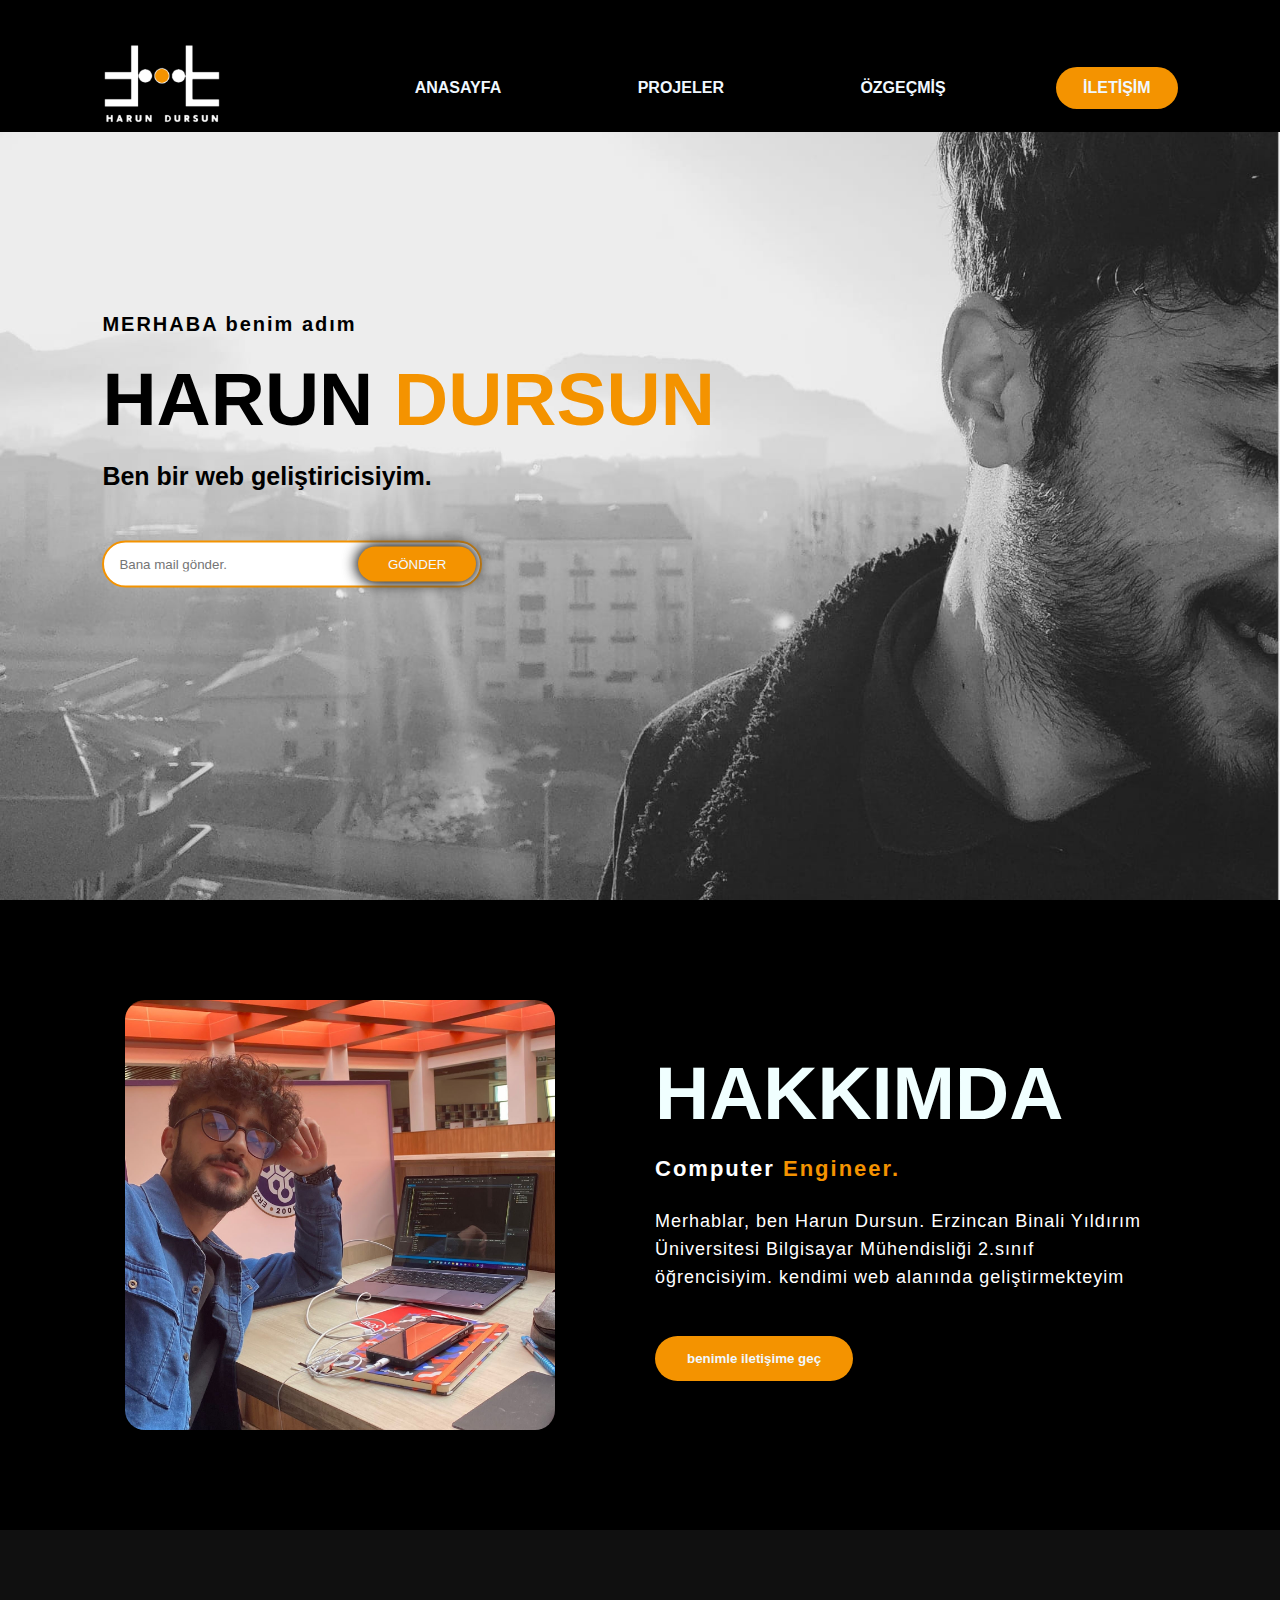
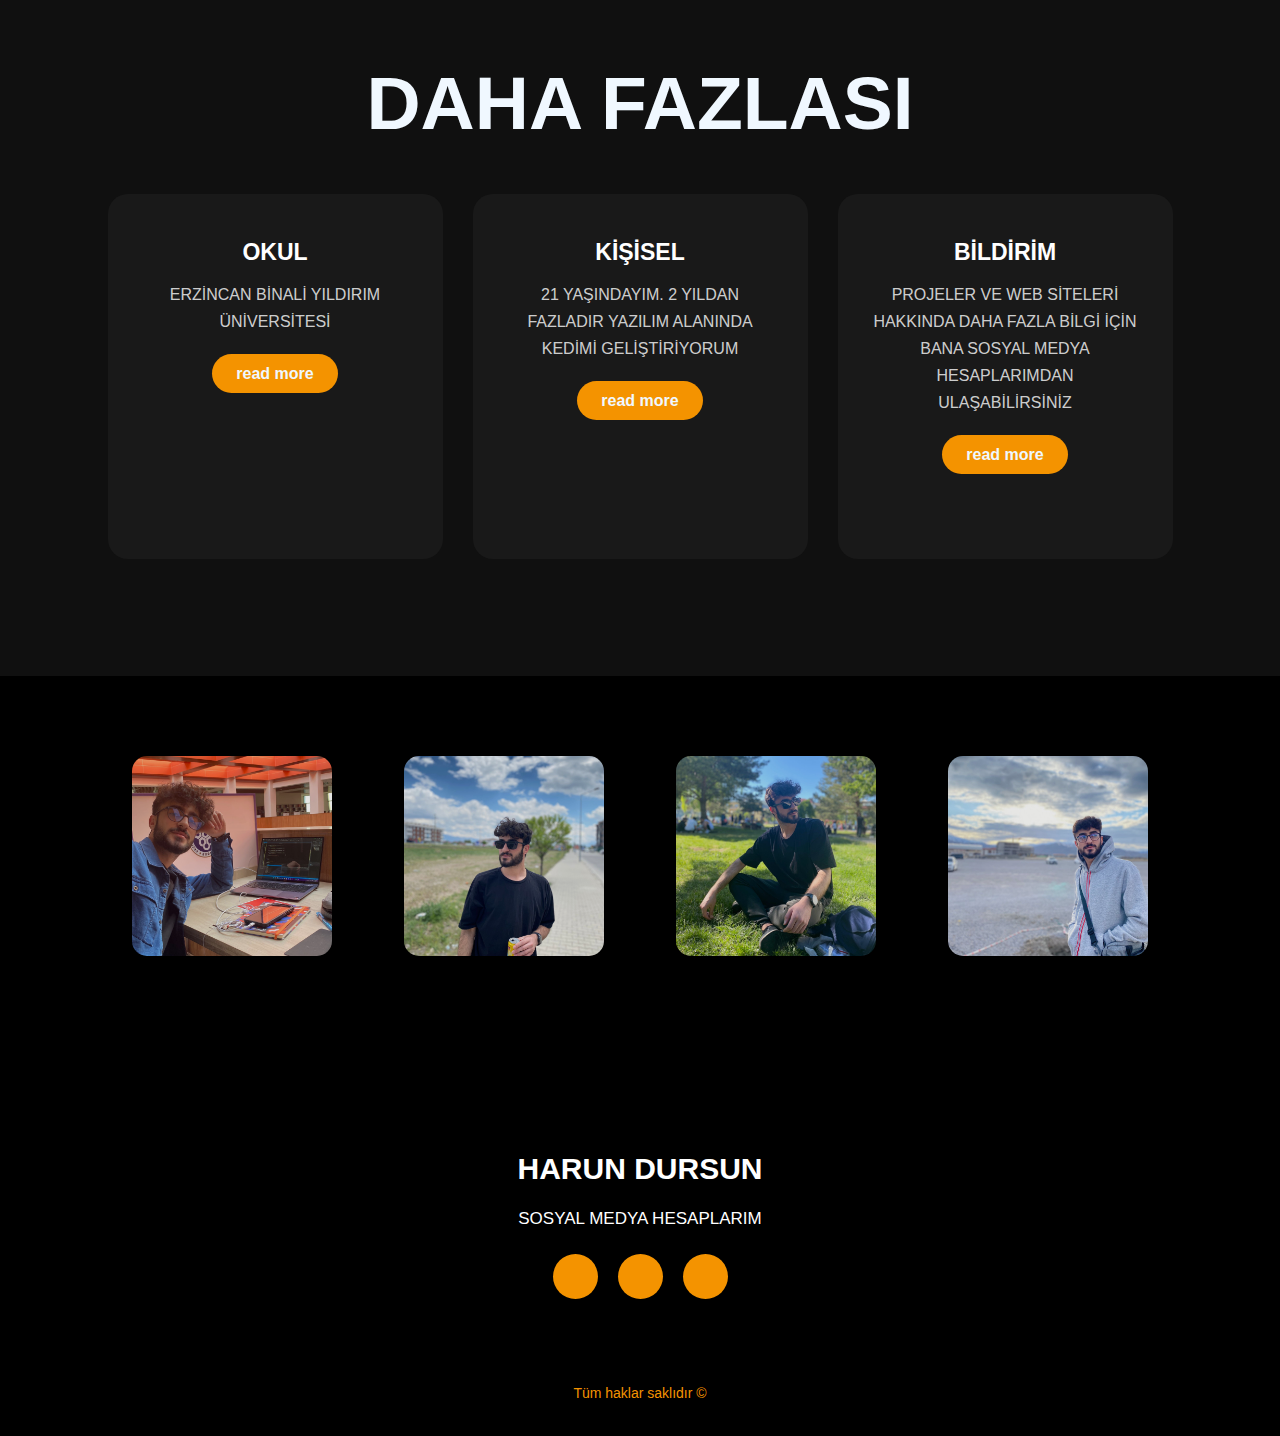
<file: index.html>
<!DOCTYPE html>
<html lang="en">
<head>
    <meta charset="UTF-8">
    <meta http-equiv="X-UA-Compatible" content="IE=edge">
    <meta name="viewport" content="width=device-width, initial-scale=1.0">
    <link rel="stylesheet" href="style.css">
    <title>Harun Dursun</title>
    <link rel="stylesheet" href="https://cdnjs.cloudflare.com/ajax/libs/font-awesome/6.3.0/css/all.min.css" integrity="sha512-SzlrxWUlpfuzQ+pcUCosxcglQRNAq/DZjVsC0lE40xsADsfeQoEypE+enwcOiGjk/bSuGGKHEyjSoQ1zVisanQ==" crossorigin="anonymous" referrerpolicy="no-referrer" />
</head>
<body>
    <div class="hero">
       <nav>
        <h2 class="logo"> <img src="logoharunn.png"  id="rer"></span></h2>
        <ul>
            <li><a href="#">ANASAYFA</a></li>
            <li><a href="personel2.html" target="_self">PROJELER  </a></li>
            <li><a href="#">ÖZGEÇMİŞ</a></li>
            
        </ul>
        <a href="#aa" class="btn">İLETİŞİM</a>
    
       </nav>
       <div class="contenet">
        <h4>MERHABA benim adım</h4>
        <h1>HARUN <span>DURSUN</span></h1>
        <h3>Ben bir web geliştiricisiyim.</h3>
        <div class="newslatter">
            <form >
                <input type="email" name="email" id="email" placeholder="Bana mail gönder.">
                <input type="submit" name="sumbit" value="GÖNDER">
            </form>
        </div>
       </div>
    </div>
    <section class="about">
        <div class="main">
            <img src="harun3.jpg" >
            <div class="about-text">
                <h2>HAKKIMDA</h2>
                <h5>Computer <span>engineer.</span></h5>
                <p>Merhablar, ben Harun Dursun. Erzincan Binali Yıldırım Üniversitesi Bilgisayar Mühendisliği 2.sınıf öğrencisiyim. kendimi web alanında geliştirmekteyim</p>
                <button type="button"> benimle iletişime geç</button>
            </div>
        </div>
  
    </section>
    <div class="service">
        <div class="tittle">
            <h2>DAHA FAZLASI</h2>
        </div>

        <div class="box">
            <div class="card">
                <i class="fas fa fa-bars"></i>
                <h5>OKUL</h5>
                <div class="pra">
                    <p>ERZİNCAN BİNALİ YILDIRIM ÜNİVERSİTESİ</p>
            
                    <p style="text-align: center;">
                        <a href="#" class="button">read more</a>
                    </p>
                </div>
            </div>

            <div class="card">
                <i class="fas fa fa-user"></i>
                <h5>KİŞİSEL</h5>
                <div class="pra">
                    <p>21 YAŞINDAYIM. 2 YILDAN FAZLADIR YAZILIM ALANINDA KEDİMİ GELİŞTİRİYORUM</p>
            
                    <p style="text-align: center;">
                        <a href="#" class="button">read more</a>
                    </p>
                </div>
            </div>

            <div class="card">
                <i class="fas fa fa-bell"></i>
                <h5>BİLDİRİM</h5>
                <div class="pra">
                    <p>PROJELER VE WEB SİTELERİ HAKKINDA DAHA FAZLA BİLGİ İÇİN BANA SOSYAL MEDYA HESAPLARIMDAN ULAŞABİLİRSİNİZ</p>
            
                    <p style="text-align: center;">
                        <a href="#" class="button">read more</a>
                    </p>
                </div>
            </div>

        </div>
    </div>

    <div class="contact-me">
        <div class="bar"><img src="harun3.jpg" id="boy"></div>
        <div class="bar"><img src="harun2.jpg" id="boy"></div>
        <div class="bar"><img src="harun4.jpg" id="boy"></div>
        <div class="bar"><img src="harun1.jpg" id="boy"></div>
    </div>
    <footer>
        <p>HARUN DURSUN</p>
        <p>SOSYAL MEDYA HESAPLARIM </p>
         <a name="aa"></a>
        <div class="sosical">
            <a href="https://www.facebook.com/profile.php?id=100079695632594"><i class="fab fa-facebook-f"></i></a>
            <a href="#"><i class="fab fa-instagram"></i></a>
            <a href="#"><i class="fab fa-dribbble"></i></a>
        </div>
        <p class="end"> Tüm haklar saklıdır ©</p>
    </footer>
</body>
</html>
</file>
<file: style.css>
*{
    padding: 0;
    margin: 0;
    font-family: 'josefin sans', sans-serif;
    box-sizing: border-box;
}
.hero{
    height: 100vh;
    width: 100%;
    background-image: url(eklebabaaaa.jpg);
    background-size: cover;
    background-position: center;
}
nav{
   display: flex;
   align-items: center;
   justify-content: space-between;
   padding-top: 45px;
   padding-left: 8%;
   padding-right: 8%;
   background-color: #000;

}
.logo{
    color: aliceblue;
    font-size: 35px;
    letter-spacing: 1px;
    cursor: pointer;
}
.logo #rer{
    max-width: 120px;

}
span{
    color: #f49300; ;
}
nav ul li{
    list-style-type: none;
    display: inline-block;
    padding: 20px 25px;
    padding-left: 107px;
  

}
nav ul li a{
    color: aliceblue;
    text-decoration: none;
    font-weight: bold;
    text-transform: capitalize;
    
}
nav ul li a:hover{
    color: #f49300;
    transition: .4s;
}
.btn{
    background-color:#f49300;
    color: aliceblue;
    text-decoration: none;
    border: 2px solid transparent;
    font-weight: bold;
    padding: 10px 25px;
    border-radius: 30px;
    transition: transform .4s;
}
.btn:hover{
    transform: scale(1.2);
}
.contenet{
    position: absolute;
    top: 50%;
    left: 8%;
    transform: translateY(-50%);
}
.contenet h1{
    display: inline-block;
    animation: animasyonlu-yazi 3s ease;
    white-space: nowrap;
}

@keyframes animasyonlu-yazi {
    from {
      transform: translateX(-50%);
      opacity: 0;
    }
    to {
      transform: translateX(0%);
      opacity: 1;
    }
  }
h1{
    color: rgb(0, 0, 0);
    margin:20px 0px 20px;
    font-size: 75px;
}
h3{
    color: black;
    font-size: 25px;
    margin-bottom: 50px;
}
h4{
    color: rgb(0, 0, 0);
    letter-spacing: 2px;
    font-size: 20px;
}
.newslatter form{
    width: 380px;
    max-width: 100%;
    position: relative;
}
.newslatter form input:first-child{
    display: inline-block;
    width: 100%;
    padding: 14px 130px 14px 15px;
    border: 2px solid #f49300;
    outline: none;
    border-radius: 30px;
}
.newslatter form input:last-child{
    position: absolute;
    display: inline-block;
    outline: none;
    border: none;
    padding: 10px 30px;
    border-radius: 30px;
    background-color: #f49300;
    color: aliceblue;
    box-shadow: 0px 0px 15px #000, 0px 0px 15px #858585;
    top: 6px;
    right:6px;
}
.about{
    width: 100%;
    padding: 100px 0px;
    background-color: #000; 
    
}
.about img{
    height: auto;
    width: 430px;
    border-radius: 20px;
    opacity: 1;
    transition: opacity 0.4s;
}
.about img:hover{
    opacity: 0.5;
}
.about-text{
    width: 500px;
}
.main{
    width: 1130px;
    max-width: 95%;
    margin: 0 auto;
    display: flex;
    align-items: center;
    justify-content: space-around;
}
.about-text h2{
    color: azure;
    font-size: 75px;
    text-transform: capitalize;
    margin-bottom: 20px;
}
.about-text h5{
    color: rgb(255, 255, 255);
    letter-spacing:2px;
    font-size: 22px;
    margin-bottom: 25px;
    text-transform: capitalize;
}
.about-text p{
    color: rgb(255, 255, 255);
    letter-spacing: 1px;
    line-height: 28px;
    font-size: 18px;
    margin-bottom: 45px
}
button{
    background-color: #f49300;
    color: aliceblue;
    text-decoration: none;
    border:2px solid transparent ;
    font-weight: bold;
    padding: 13px 30px;
    border-radius: 30px;
    transition: .4s;
}
button:hover{
    background-color: transparent;
    border: 2px solid #f49300;
    cursor: pointer;
}
.service{
    background: #101010;
    width: 100%;
    padding: 100px 0px
}
.tittle h2{
    color: aliceblue;
    font-size: 75px;
    width: 1130px;
    margin: 30px auto;
    text-align: center;
}
.box{
    display: flex;
    justify-content: center;
    align-items: center;
    min-height: 400px;
}
.card{
    height: 365px;
    width: 335px;
    padding: 20px 35px;
    background: #191919;
    border-radius: 20px;
    margin: 15px;
    position: relative  ;
    text-align: center;
}
.card i{
    font-size: 50px;
    display: block;
    text-align: center;
    margin: 25px 0px;
    color: #f49300;
}
h5{
    color: white;
    font-size: 23px;
    margin-bottom: 15px
}
.pra p{
    color:rgba(255, 255, 255, 0.8);
    font-size: 16px;
    line-height: 27px;
    margin-bottom: 25px;
}
.card .button{
    background-color: #f49300;
    color: aliceblue;
    text-decoration: none;
    border:2px solid transparent ;
    font-weight: bold;
    padding: 9px 22px;
    border-radius: 30px;
    transition: .4s;
}
.card .button:hover{
    background-color:transparent;
    border: 2px solid  #f49300;
    cursor:pointer;
}
.contact-me{
   width: 100%;
   margin:0 auto;
   padding: 80px 0px;
   display: flex;
   flex-direction: row;
   justify-content: center;
   background-color:#000000;
   
   
}
.bar{
    width: 200px;
    height: 200px;
    background-color: #000000;
    margin: 0px 36px;
    transition: 0.5s;
    border-radius: 15px;
}
.bar #boy{
    width: 200px;
    height: 200px;
    border-radius: 15px;
    opacity: 0.9;
    transition: opacity 0.4s;

}
.bar:hover{
    transform: scale(1.2);
    background-color: #000;
    z-index: 2;
    opacity: 0.8;
}
.contact-me p{
    color: white;
    font-size: 30px;
    font-weight: bold;
    margin-bottom: 25px;
}
.contact-me .button-two{
    background-color: #f49300;
    color: aliceblue;
    text-decoration: none;
    border:2px solid transparent ;
    font-weight: bold;
    padding: 13px 30px;
    border-radius: 30px;
    transition: .4s;
}
.contact-me .button-two:hover{
    background-color:transparent;
    border: 2px solid  #f49300;
    cursor:pointer;
}
footer{
    position: relative;
    width: 100%;
    height: 400px;
    background-color: #000;
    display: flex;
    flex-direction: column;
    align-items: center;
    justify-content: center;
}
footer p:nth-child(1){
    font-size: 30px;
    color: white;
    margin-bottom: 20px;
    font-weight: bold
}
footer p:nth-child(2){
    color: white;
    font-size: 17px;
    width: 500px;
    text-align: center;
    line-height: 26px;
}
.sosical{
    display: flex;
}
.sosical a{
    width: 45px;
    height: 45px;
    display: flex;
    align-items: center;
    justify-content: center;
    background-color: #f49300;
    border-radius: 50%;
    margin: 22px 10px;
    color: white;
    text-decoration: none;
    font-size: 20px;
}
.sosical a:hover{
    transform: scale(1.3);
    transition: .3s;
}
.end{
    position: absolute;
    color: #f49300;
    bottom: 35px;
    font-size: 14px;

}
</file>
